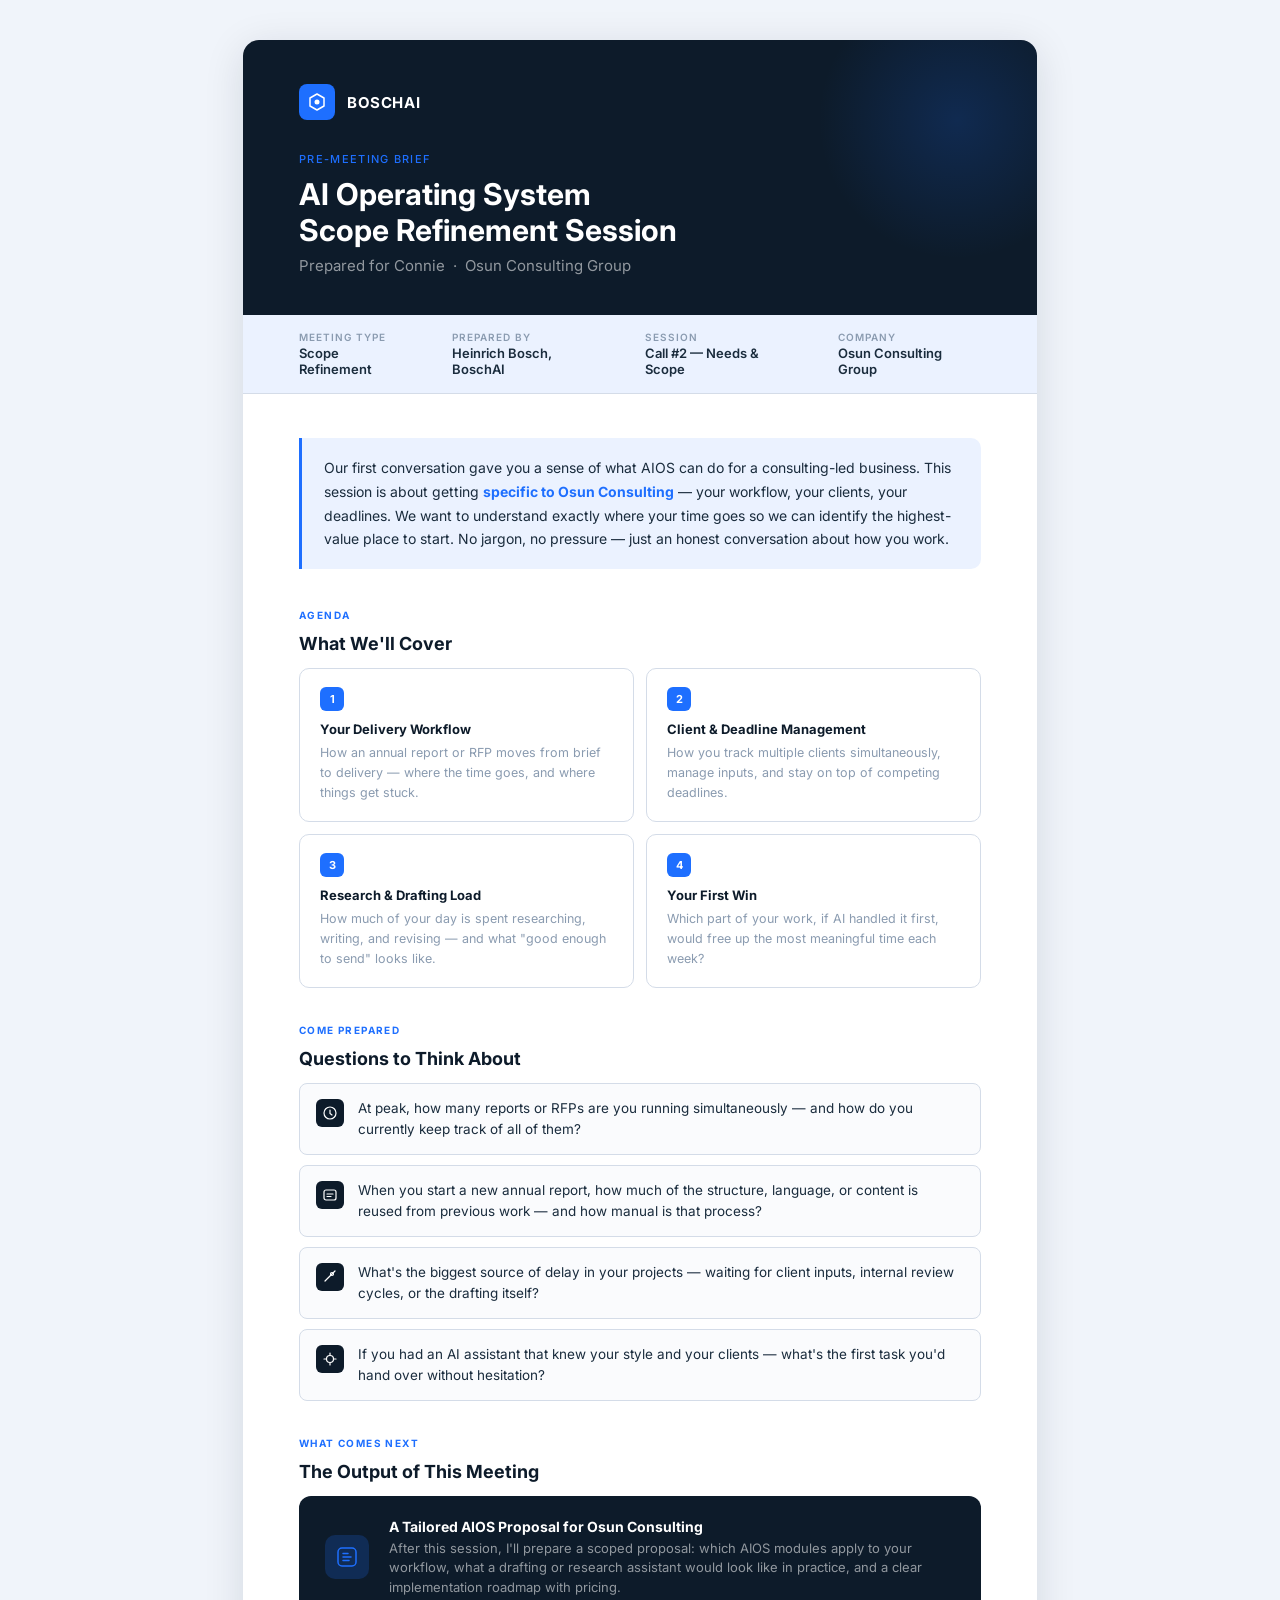
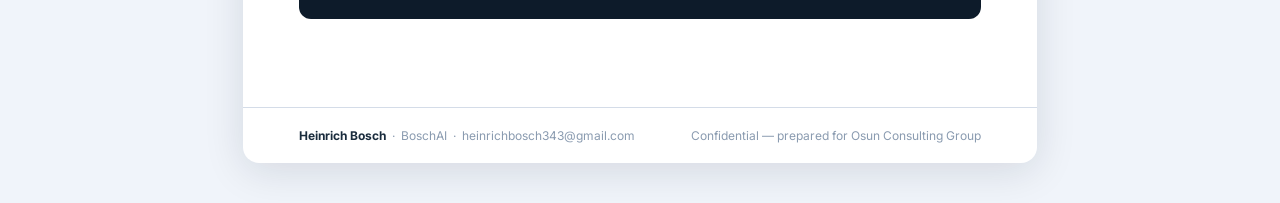
<file: outputs/connie-pre-meeting-brief.html>
<!DOCTYPE html>
<html lang="en">
<head>
  <meta charset="UTF-8" />
  <meta name="viewport" content="width=device-width, initial-scale=1.0" />
  <title>BoschAI — Meeting Brief | Connie, Osun Consulting Group</title>
  <style>
    @import url('https://fonts.googleapis.com/css2?family=Inter:wght@300;400;500;600;700&display=swap');

    *, *::before, *::after { box-sizing: border-box; margin: 0; padding: 0; }

    :root {
      --navy:   #0D1B2A;
      --ink:    #1A2C3D;
      --blue:   #1E6FFF;
      --sky:    #EBF2FF;
      --silver: #8A9BB0;
      --rule:   #D4DCE8;
      --white:  #FFFFFF;
    }

    body {
      font-family: 'Inter', system-ui, sans-serif;
      background: #F0F4FA;
      color: var(--navy);
      -webkit-print-color-adjust: exact;
      print-color-adjust: exact;
    }

    .page {
      width: 794px;
      min-height: 1123px;
      margin: 40px auto;
      background: var(--white);
      border-radius: 16px;
      overflow: hidden;
      box-shadow: 0 8px 40px rgba(13,27,42,0.12);
    }

    /* ── HEADER ─────────────────────────────────────────── */
    .header {
      background: var(--navy);
      padding: 44px 56px 40px;
      position: relative;
      overflow: hidden;
    }

    .header::after {
      content: '';
      position: absolute;
      top: -60px; right: -60px;
      width: 280px; height: 280px;
      border-radius: 50%;
      background: radial-gradient(circle, rgba(30,111,255,0.18) 0%, transparent 70%);
    }

    .brand-row {
      display: flex;
      align-items: center;
      gap: 12px;
      margin-bottom: 32px;
    }

    .brand-mark {
      width: 36px; height: 36px;
      background: var(--blue);
      border-radius: 8px;
      display: flex; align-items: center; justify-content: center;
    }

    .brand-mark svg { width: 20px; height: 20px; }

    .brand-name {
      font-size: 15px;
      font-weight: 700;
      color: var(--white);
      letter-spacing: 0.04em;
      text-transform: uppercase;
    }

    .doc-label {
      font-size: 11px;
      font-weight: 500;
      color: var(--blue);
      text-transform: uppercase;
      letter-spacing: 0.12em;
      margin-bottom: 10px;
    }

    .header h1 {
      font-size: 30px;
      font-weight: 700;
      color: var(--white);
      line-height: 1.2;
      margin-bottom: 8px;
    }

    .header-sub {
      font-size: 15px;
      color: rgba(255,255,255,0.55);
      font-weight: 400;
    }

    /* ── META STRIP ─────────────────────────────────────── */
    .meta-strip {
      background: var(--sky);
      border-bottom: 1px solid var(--rule);
      padding: 16px 56px;
      display: flex;
      gap: 40px;
    }

    .meta-item { display: flex; flex-direction: column; gap: 2px; }
    .meta-label { font-size: 10px; font-weight: 600; text-transform: uppercase; letter-spacing: 0.1em; color: var(--silver); }
    .meta-value { font-size: 13px; font-weight: 600; color: var(--ink); }

    /* ── BODY ───────────────────────────────────────────── */
    .body { padding: 44px 56px 52px; }

    .intro-block {
      background: var(--sky);
      border-left: 3px solid var(--blue);
      border-radius: 0 10px 10px 0;
      padding: 18px 22px;
      margin-bottom: 40px;
    }

    .intro-block p {
      font-size: 14px;
      line-height: 1.7;
      color: var(--ink);
    }

    .intro-block strong { color: var(--blue); }

    section { margin-bottom: 36px; }

    .section-label {
      font-size: 10px;
      font-weight: 700;
      text-transform: uppercase;
      letter-spacing: 0.14em;
      color: var(--blue);
      margin-bottom: 12px;
    }

    section h2 {
      font-size: 18px;
      font-weight: 700;
      color: var(--navy);
      margin-bottom: 14px;
    }

    section p {
      font-size: 14px;
      line-height: 1.75;
      color: #3D5068;
    }

    /* ── AGENDA CARDS ───────────────────────────────────── */
    .agenda-grid {
      display: grid;
      grid-template-columns: 1fr 1fr;
      gap: 12px;
      margin-top: 4px;
    }

    .agenda-card {
      border: 1px solid var(--rule);
      border-radius: 10px;
      padding: 18px 20px;
    }

    .agenda-num {
      display: inline-flex;
      align-items: center; justify-content: center;
      width: 24px; height: 24px;
      background: var(--blue);
      color: var(--white);
      border-radius: 6px;
      font-size: 11px;
      font-weight: 700;
      margin-bottom: 10px;
    }

    .agenda-card h3 {
      font-size: 13px;
      font-weight: 700;
      color: var(--navy);
      margin-bottom: 6px;
    }

    .agenda-card p {
      font-size: 12.5px;
      line-height: 1.6;
      color: var(--silver);
    }

    /* ── QUESTIONS ──────────────────────────────────────── */
    .questions-list {
      display: flex;
      flex-direction: column;
      gap: 10px;
      margin-top: 4px;
    }

    .question-row {
      display: flex;
      align-items: flex-start;
      gap: 14px;
      padding: 14px 16px;
      border-radius: 8px;
      background: #FAFBFD;
      border: 1px solid var(--rule);
    }

    .q-icon {
      flex-shrink: 0;
      width: 28px; height: 28px;
      background: var(--navy);
      border-radius: 6px;
      display: flex; align-items: center; justify-content: center;
      margin-top: 1px;
    }

    .q-icon svg { width: 14px; height: 14px; }

    .question-row p {
      font-size: 13.5px;
      line-height: 1.55;
      color: var(--ink);
      font-weight: 400;
    }

    /* ── OUTPUT STRIP ───────────────────────────────────── */
    .output-strip {
      background: var(--navy);
      border-radius: 12px;
      padding: 22px 26px;
      display: flex;
      align-items: center;
      gap: 20px;
      margin-top: 4px;
    }

    .output-icon {
      flex-shrink: 0;
      width: 44px; height: 44px;
      background: rgba(30,111,255,0.2);
      border-radius: 10px;
      display: flex; align-items: center; justify-content: center;
    }

    .output-icon svg { width: 22px; height: 22px; }

    .output-text h3 {
      font-size: 14px;
      font-weight: 700;
      color: var(--white);
      margin-bottom: 4px;
    }

    .output-text p {
      font-size: 13px;
      color: rgba(255,255,255,0.55);
      line-height: 1.5;
    }

    /* ── FOOTER ─────────────────────────────────────────── */
    .footer {
      border-top: 1px solid var(--rule);
      padding: 20px 56px;
      display: flex;
      justify-content: space-between;
      align-items: center;
    }

    .footer-left {
      font-size: 12px;
      color: var(--silver);
    }

    .footer-left strong { color: var(--ink); }

    .footer-right {
      font-size: 12px;
      color: var(--silver);
      text-align: right;
    }

    /* ── PRINT ──────────────────────────────────────────── */
    @media print {
      body { background: white; }
      .page { margin: 0; border-radius: 0; box-shadow: none; width: 100%; min-height: 100vh; }
    }
  </style>
</head>
<body>
<div class="page">

  <!-- HEADER -->
  <div class="header">
    <div class="brand-row">
      <div class="brand-mark">
        <svg viewBox="0 0 20 20" fill="none" xmlns="http://www.w3.org/2000/svg">
          <path d="M10 2L17 6V14L10 18L3 14V6L10 2Z" stroke="white" stroke-width="1.5" stroke-linejoin="round"/>
          <circle cx="10" cy="10" r="2.5" fill="white"/>
        </svg>
      </div>
      <span class="brand-name">BoschAI</span>
    </div>
    <div class="doc-label">Pre-Meeting Brief</div>
    <h1>AI Operating System<br/>Scope Refinement Session</h1>
    <div class="header-sub">Prepared for Connie &nbsp;·&nbsp; Osun Consulting Group</div>
  </div>

  <!-- META STRIP -->
  <div class="meta-strip">
    <div class="meta-item">
      <span class="meta-label">Meeting Type</span>
      <span class="meta-value">Scope Refinement</span>
    </div>
    <div class="meta-item">
      <span class="meta-label">Prepared by</span>
      <span class="meta-value">Heinrich Bosch, BoschAI</span>
    </div>
    <div class="meta-item">
      <span class="meta-label">Session</span>
      <span class="meta-value">Call #2 — Needs &amp; Scope</span>
    </div>
    <div class="meta-item">
      <span class="meta-label">Company</span>
      <span class="meta-value">Osun Consulting Group</span>
    </div>
  </div>

  <!-- BODY -->
  <div class="body">

    <!-- INTRO -->
    <div class="intro-block">
      <p>
        Our first conversation gave you a sense of what AIOS can do for a consulting-led business.
        This session is about getting <strong>specific to Osun Consulting</strong> — your workflow,
        your clients, your deadlines. We want to understand exactly where your time goes so we can
        identify the highest-value place to start. No jargon, no pressure — just an honest conversation
        about how you work.
      </p>
    </div>

    <!-- WHAT WE'LL COVER -->
    <section>
      <div class="section-label">Agenda</div>
      <h2>What We'll Cover</h2>
      <div class="agenda-grid">
        <div class="agenda-card">
          <div class="agenda-num">1</div>
          <h3>Your Delivery Workflow</h3>
          <p>How an annual report or RFP moves from brief to delivery — where the time goes, and where things get stuck.</p>
        </div>
        <div class="agenda-card">
          <div class="agenda-num">2</div>
          <h3>Client &amp; Deadline Management</h3>
          <p>How you track multiple clients simultaneously, manage inputs, and stay on top of competing deadlines.</p>
        </div>
        <div class="agenda-card">
          <div class="agenda-num">3</div>
          <h3>Research &amp; Drafting Load</h3>
          <p>How much of your day is spent researching, writing, and revising — and what "good enough to send" looks like.</p>
        </div>
        <div class="agenda-card">
          <div class="agenda-num">4</div>
          <h3>Your First Win</h3>
          <p>Which part of your work, if AI handled it first, would free up the most meaningful time each week?</p>
        </div>
      </div>
    </section>

    <!-- PREP QUESTIONS -->
    <section>
      <div class="section-label">Come Prepared</div>
      <h2>Questions to Think About</h2>
      <div class="questions-list">
        <div class="question-row">
          <div class="q-icon">
            <svg viewBox="0 0 14 14" fill="none"><circle cx="7" cy="7" r="6" stroke="white" stroke-width="1.2"/><path d="M7 4v3.5L9 9" stroke="white" stroke-width="1.2" stroke-linecap="round"/></svg>
          </div>
          <p>At peak, how many reports or RFPs are you running simultaneously — and how do you currently keep track of all of them?</p>
        </div>
        <div class="question-row">
          <div class="q-icon">
            <svg viewBox="0 0 14 14" fill="none"><rect x="1" y="2" width="12" height="10" rx="2" stroke="white" stroke-width="1.2"/><path d="M4 6h6M4 8.5h4" stroke="white" stroke-width="1.2" stroke-linecap="round"/></svg>
          </div>
          <p>When you start a new annual report, how much of the structure, language, or content is reused from previous work — and how manual is that process?</p>
        </div>
        <div class="question-row">
          <div class="q-icon">
            <svg viewBox="0 0 14 14" fill="none"><path d="M2 11L5 8M9 4l3-3M5 8l4-4" stroke="white" stroke-width="1.2" stroke-linecap="round"/><circle cx="9" cy="4" r="1.5" stroke="white" stroke-width="1.2"/></svg>
          </div>
          <p>What's the biggest source of delay in your projects — waiting for client inputs, internal review cycles, or the drafting itself?</p>
        </div>
        <div class="question-row">
          <div class="q-icon">
            <svg viewBox="0 0 14 14" fill="none"><path d="M7 1v2M7 11v2M1 7h2M11 7h2" stroke="white" stroke-width="1.2" stroke-linecap="round"/><circle cx="7" cy="7" r="3.5" stroke="white" stroke-width="1.2"/></svg>
          </div>
          <p>If you had an AI assistant that knew your style and your clients — what's the first task you'd hand over without hesitation?</p>
        </div>
      </div>
    </section>

    <!-- OUTPUT -->
    <section>
      <div class="section-label">What Comes Next</div>
      <h2>The Output of This Meeting</h2>
      <div class="output-strip">
        <div class="output-icon">
          <svg viewBox="0 0 22 22" fill="none"><rect x="2" y="2" width="18" height="18" rx="4" stroke="#1E6FFF" stroke-width="1.5"/><path d="M7 11h8M7 7.5h5M7 14.5h6" stroke="#1E6FFF" stroke-width="1.5" stroke-linecap="round"/></svg>
        </div>
        <div class="output-text">
          <h3>A Tailored AIOS Proposal for Osun Consulting</h3>
          <p>After this session, I'll prepare a scoped proposal: which AIOS modules apply to your workflow, what a drafting or research assistant would look like in practice, and a clear implementation roadmap with pricing.</p>
        </div>
      </div>
    </section>

  </div>

  <!-- FOOTER -->
  <div class="footer">
    <div class="footer-left">
      <strong>Heinrich Bosch</strong> &nbsp;·&nbsp; BoschAI &nbsp;·&nbsp; heinrichbosch343@gmail.com
    </div>
    <div class="footer-right">
      Confidential — prepared for Osun Consulting Group
    </div>
  </div>

</div>
</body>
</html>
</file>
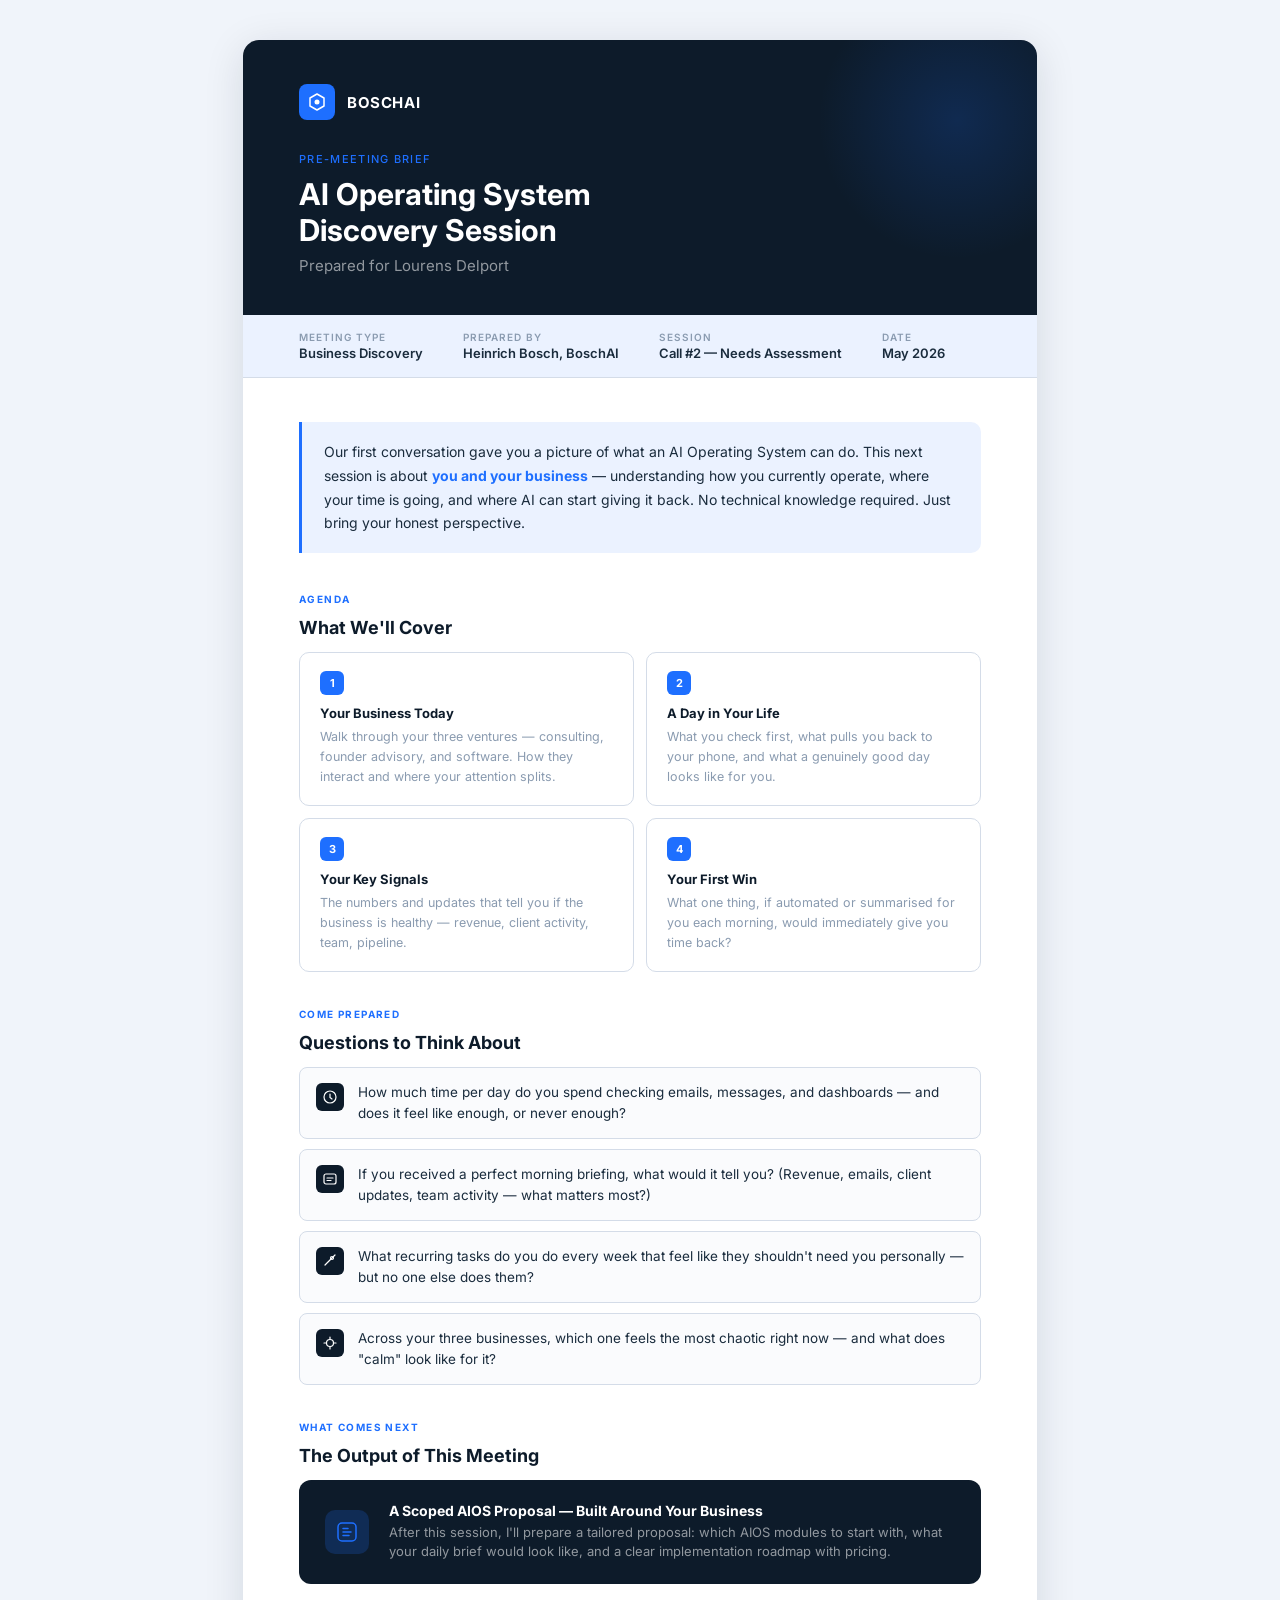
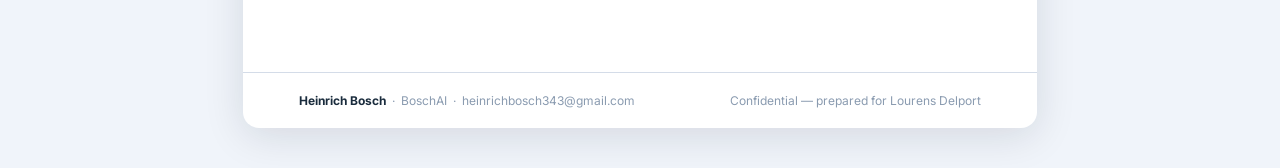
<file: outputs/lourens-pre-meeting-brief.html>
<!DOCTYPE html>
<html lang="en">
<head>
  <meta charset="UTF-8" />
  <meta name="viewport" content="width=device-width, initial-scale=1.0" />
  <title>BoschAI — Meeting Brief | Lourens Delport</title>
  <style>
    @import url('https://fonts.googleapis.com/css2?family=Inter:wght@300;400;500;600;700&display=swap');

    *, *::before, *::after { box-sizing: border-box; margin: 0; padding: 0; }

    :root {
      --navy:   #0D1B2A;
      --ink:    #1A2C3D;
      --blue:   #1E6FFF;
      --sky:    #EBF2FF;
      --silver: #8A9BB0;
      --rule:   #D4DCE8;
      --white:  #FFFFFF;
    }

    body {
      font-family: 'Inter', system-ui, sans-serif;
      background: #F0F4FA;
      color: var(--navy);
      -webkit-print-color-adjust: exact;
      print-color-adjust: exact;
    }

    .page {
      width: 794px;
      min-height: 1123px;
      margin: 40px auto;
      background: var(--white);
      border-radius: 16px;
      overflow: hidden;
      box-shadow: 0 8px 40px rgba(13,27,42,0.12);
    }

    /* ── HEADER ─────────────────────────────────────────── */
    .header {
      background: var(--navy);
      padding: 44px 56px 40px;
      position: relative;
      overflow: hidden;
    }

    .header::after {
      content: '';
      position: absolute;
      top: -60px; right: -60px;
      width: 280px; height: 280px;
      border-radius: 50%;
      background: radial-gradient(circle, rgba(30,111,255,0.18) 0%, transparent 70%);
    }

    .brand-row {
      display: flex;
      align-items: center;
      gap: 12px;
      margin-bottom: 32px;
    }

    .brand-mark {
      width: 36px; height: 36px;
      background: var(--blue);
      border-radius: 8px;
      display: flex; align-items: center; justify-content: center;
    }

    .brand-mark svg { width: 20px; height: 20px; }

    .brand-name {
      font-size: 15px;
      font-weight: 700;
      color: var(--white);
      letter-spacing: 0.04em;
      text-transform: uppercase;
    }

    .doc-label {
      font-size: 11px;
      font-weight: 500;
      color: var(--blue);
      text-transform: uppercase;
      letter-spacing: 0.12em;
      margin-bottom: 10px;
    }

    .header h1 {
      font-size: 30px;
      font-weight: 700;
      color: var(--white);
      line-height: 1.2;
      margin-bottom: 8px;
    }

    .header-sub {
      font-size: 15px;
      color: rgba(255,255,255,0.55);
      font-weight: 400;
    }

    /* ── META STRIP ─────────────────────────────────────── */
    .meta-strip {
      background: var(--sky);
      border-bottom: 1px solid var(--rule);
      padding: 16px 56px;
      display: flex;
      gap: 40px;
    }

    .meta-item { display: flex; flex-direction: column; gap: 2px; }
    .meta-label { font-size: 10px; font-weight: 600; text-transform: uppercase; letter-spacing: 0.1em; color: var(--silver); }
    .meta-value { font-size: 13px; font-weight: 600; color: var(--ink); }

    /* ── BODY ───────────────────────────────────────────── */
    .body { padding: 44px 56px 52px; }

    .intro-block {
      background: var(--sky);
      border-left: 3px solid var(--blue);
      border-radius: 0 10px 10px 0;
      padding: 18px 22px;
      margin-bottom: 40px;
    }

    .intro-block p {
      font-size: 14px;
      line-height: 1.7;
      color: var(--ink);
    }

    .intro-block strong { color: var(--blue); }

    section { margin-bottom: 36px; }

    .section-label {
      font-size: 10px;
      font-weight: 700;
      text-transform: uppercase;
      letter-spacing: 0.14em;
      color: var(--blue);
      margin-bottom: 12px;
    }

    section h2 {
      font-size: 18px;
      font-weight: 700;
      color: var(--navy);
      margin-bottom: 14px;
    }

    section p {
      font-size: 14px;
      line-height: 1.75;
      color: #3D5068;
    }

    /* ── AGENDA CARDS ───────────────────────────────────── */
    .agenda-grid {
      display: grid;
      grid-template-columns: 1fr 1fr;
      gap: 12px;
      margin-top: 4px;
    }

    .agenda-card {
      border: 1px solid var(--rule);
      border-radius: 10px;
      padding: 18px 20px;
    }

    .agenda-num {
      display: inline-flex;
      align-items: center; justify-content: center;
      width: 24px; height: 24px;
      background: var(--blue);
      color: var(--white);
      border-radius: 6px;
      font-size: 11px;
      font-weight: 700;
      margin-bottom: 10px;
    }

    .agenda-card h3 {
      font-size: 13px;
      font-weight: 700;
      color: var(--navy);
      margin-bottom: 6px;
    }

    .agenda-card p {
      font-size: 12.5px;
      line-height: 1.6;
      color: var(--silver);
    }

    /* ── QUESTIONS ──────────────────────────────────────── */
    .questions-list {
      display: flex;
      flex-direction: column;
      gap: 10px;
      margin-top: 4px;
    }

    .question-row {
      display: flex;
      align-items: flex-start;
      gap: 14px;
      padding: 14px 16px;
      border-radius: 8px;
      background: #FAFBFD;
      border: 1px solid var(--rule);
    }

    .q-icon {
      flex-shrink: 0;
      width: 28px; height: 28px;
      background: var(--navy);
      border-radius: 6px;
      display: flex; align-items: center; justify-content: center;
      margin-top: 1px;
    }

    .q-icon svg { width: 14px; height: 14px; }

    .question-row p {
      font-size: 13.5px;
      line-height: 1.55;
      color: var(--ink);
      font-weight: 400;
    }

    /* ── OUTPUT STRIP ───────────────────────────────────── */
    .output-strip {
      background: var(--navy);
      border-radius: 12px;
      padding: 22px 26px;
      display: flex;
      align-items: center;
      gap: 20px;
      margin-top: 4px;
    }

    .output-icon {
      flex-shrink: 0;
      width: 44px; height: 44px;
      background: rgba(30,111,255,0.2);
      border-radius: 10px;
      display: flex; align-items: center; justify-content: center;
    }

    .output-icon svg { width: 22px; height: 22px; }

    .output-text h3 {
      font-size: 14px;
      font-weight: 700;
      color: var(--white);
      margin-bottom: 4px;
    }

    .output-text p {
      font-size: 13px;
      color: rgba(255,255,255,0.55);
      line-height: 1.5;
    }

    /* ── FOOTER ─────────────────────────────────────────── */
    .footer {
      border-top: 1px solid var(--rule);
      padding: 20px 56px;
      display: flex;
      justify-content: space-between;
      align-items: center;
    }

    .footer-left {
      font-size: 12px;
      color: var(--silver);
    }

    .footer-left strong { color: var(--ink); }

    .footer-right {
      font-size: 12px;
      color: var(--silver);
      text-align: right;
    }

    /* ── PRINT ──────────────────────────────────────────── */
    @media print {
      body { background: white; }
      .page { margin: 0; border-radius: 0; box-shadow: none; width: 100%; min-height: 100vh; }
    }
  </style>
</head>
<body>
<div class="page">

  <!-- HEADER -->
  <div class="header">
    <div class="brand-row">
      <div class="brand-mark">
        <svg viewBox="0 0 20 20" fill="none" xmlns="http://www.w3.org/2000/svg">
          <path d="M10 2L17 6V14L10 18L3 14V6L10 2Z" stroke="white" stroke-width="1.5" stroke-linejoin="round"/>
          <circle cx="10" cy="10" r="2.5" fill="white"/>
        </svg>
      </div>
      <span class="brand-name">BoschAI</span>
    </div>
    <div class="doc-label">Pre-Meeting Brief</div>
    <h1>AI Operating System<br/>Discovery Session</h1>
    <div class="header-sub">Prepared for Lourens Delport</div>
  </div>

  <!-- META STRIP -->
  <div class="meta-strip">
    <div class="meta-item">
      <span class="meta-label">Meeting Type</span>
      <span class="meta-value">Business Discovery</span>
    </div>
    <div class="meta-item">
      <span class="meta-label">Prepared by</span>
      <span class="meta-value">Heinrich Bosch, BoschAI</span>
    </div>
    <div class="meta-item">
      <span class="meta-label">Session</span>
      <span class="meta-value">Call #2 — Needs Assessment</span>
    </div>
    <div class="meta-item">
      <span class="meta-label">Date</span>
      <span class="meta-value">May 2026</span>
    </div>
  </div>

  <!-- BODY -->
  <div class="body">

    <!-- INTRO -->
    <div class="intro-block">
      <p>
        Our first conversation gave you a picture of what an AI Operating System can do.
        This next session is about <strong>you and your business</strong> — understanding how you
        currently operate, where your time is going, and where AI can start giving it back.
        No technical knowledge required. Just bring your honest perspective.
      </p>
    </div>

    <!-- WHAT WE'LL COVER -->
    <section>
      <div class="section-label">Agenda</div>
      <h2>What We'll Cover</h2>
      <div class="agenda-grid">
        <div class="agenda-card">
          <div class="agenda-num">1</div>
          <h3>Your Business Today</h3>
          <p>Walk through your three ventures — consulting, founder advisory, and software. How they interact and where your attention splits.</p>
        </div>
        <div class="agenda-card">
          <div class="agenda-num">2</div>
          <h3>A Day in Your Life</h3>
          <p>What you check first, what pulls you back to your phone, and what a genuinely good day looks like for you.</p>
        </div>
        <div class="agenda-card">
          <div class="agenda-num">3</div>
          <h3>Your Key Signals</h3>
          <p>The numbers and updates that tell you if the business is healthy — revenue, client activity, team, pipeline.</p>
        </div>
        <div class="agenda-card">
          <div class="agenda-num">4</div>
          <h3>Your First Win</h3>
          <p>What one thing, if automated or summarised for you each morning, would immediately give you time back?</p>
        </div>
      </div>
    </section>

    <!-- PREP QUESTIONS -->
    <section>
      <div class="section-label">Come Prepared</div>
      <h2>Questions to Think About</h2>
      <div class="questions-list">
        <div class="question-row">
          <div class="q-icon">
            <svg viewBox="0 0 14 14" fill="none"><circle cx="7" cy="7" r="6" stroke="white" stroke-width="1.2"/><path d="M7 4v3.5L9 9" stroke="white" stroke-width="1.2" stroke-linecap="round"/></svg>
          </div>
          <p>How much time per day do you spend checking emails, messages, and dashboards — and does it feel like enough, or never enough?</p>
        </div>
        <div class="question-row">
          <div class="q-icon">
            <svg viewBox="0 0 14 14" fill="none"><rect x="1" y="2" width="12" height="10" rx="2" stroke="white" stroke-width="1.2"/><path d="M4 6h6M4 8.5h4" stroke="white" stroke-width="1.2" stroke-linecap="round"/></svg>
          </div>
          <p>If you received a perfect morning briefing, what would it tell you? (Revenue, emails, client updates, team activity — what matters most?)</p>
        </div>
        <div class="question-row">
          <div class="q-icon">
            <svg viewBox="0 0 14 14" fill="none"><path d="M2 11L5 8M9 4l3-3M5 8l4-4" stroke="white" stroke-width="1.2" stroke-linecap="round"/><circle cx="9" cy="4" r="1.5" stroke="white" stroke-width="1.2"/></svg>
          </div>
          <p>What recurring tasks do you do every week that feel like they shouldn't need you personally — but no one else does them?</p>
        </div>
        <div class="question-row">
          <div class="q-icon">
            <svg viewBox="0 0 14 14" fill="none"><path d="M7 1v2M7 11v2M1 7h2M11 7h2" stroke="white" stroke-width="1.2" stroke-linecap="round"/><circle cx="7" cy="7" r="3.5" stroke="white" stroke-width="1.2"/></svg>
          </div>
          <p>Across your three businesses, which one feels the most chaotic right now — and what does "calm" look like for it?</p>
        </div>
      </div>
    </section>

    <!-- OUTPUT -->
    <section>
      <div class="section-label">What Comes Next</div>
      <h2>The Output of This Meeting</h2>
      <div class="output-strip">
        <div class="output-icon">
          <svg viewBox="0 0 22 22" fill="none"><rect x="2" y="2" width="18" height="18" rx="4" stroke="#1E6FFF" stroke-width="1.5"/><path d="M7 11h8M7 7.5h5M7 14.5h6" stroke="#1E6FFF" stroke-width="1.5" stroke-linecap="round"/></svg>
        </div>
        <div class="output-text">
          <h3>A Scoped AIOS Proposal — Built Around Your Business</h3>
          <p>After this session, I'll prepare a tailored proposal: which AIOS modules to start with, what your daily brief would look like, and a clear implementation roadmap with pricing.</p>
        </div>
      </div>
    </section>

  </div>

  <!-- FOOTER -->
  <div class="footer">
    <div class="footer-left">
      <strong>Heinrich Bosch</strong> &nbsp;·&nbsp; BoschAI &nbsp;·&nbsp; heinrichbosch343@gmail.com
    </div>
    <div class="footer-right">
      Confidential — prepared for Lourens Delport
    </div>
  </div>

</div>
</body>
</html>
</file>
